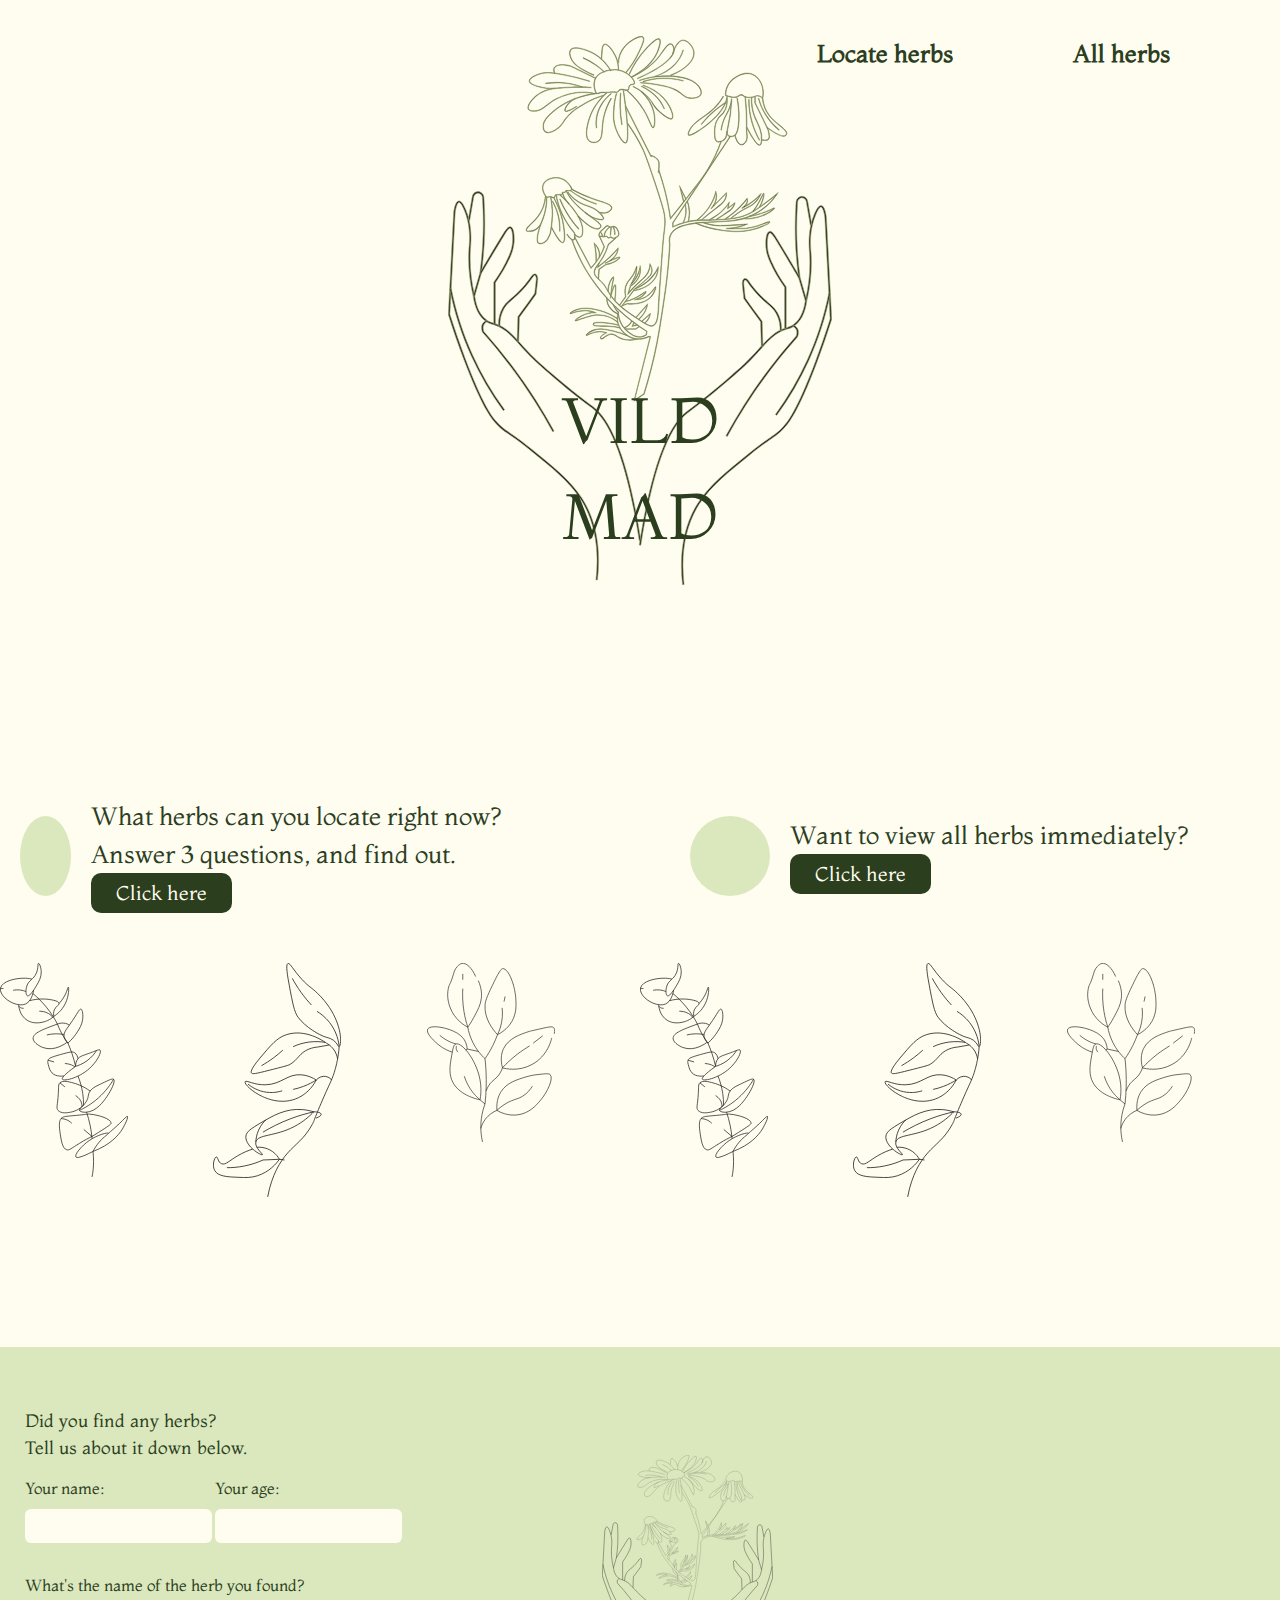
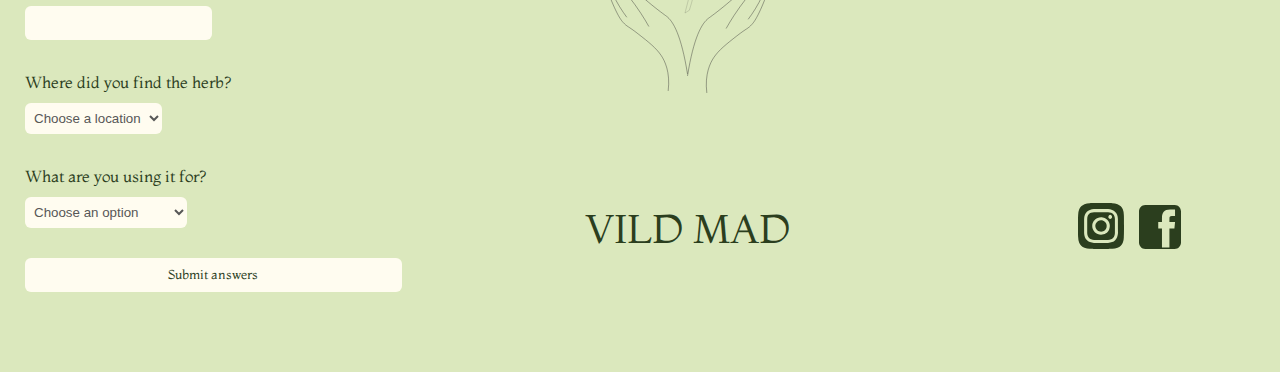
<file: index.html>
<!DOCTYPE html>
<html lang="en">
  <head>
    <meta charset="UTF-8" />
    <meta name="viewport" content="width=device-width, initial-scale=1.0" />
    <meta name="robots" content="noindex, nofollow" />
    <title>Frontpage</title>

    <link rel="icon" href="" />

    <link
      href="https://fonts.googleapis.com/css2?family=Montaga&display=swap"
      rel="stylesheet"
    />

    <link rel="stylesheet" href="css/general.css" />
    <link rel="stylesheet" href="css/frontpage.css" />
  </head>

  <body>
    <header>
      <nav>
        <ul class="menu">
          <li><a href="questions.html">Locate herbs</a></li>
          <li><a href="list.html">All herbs</a></li>
        </ul>
        <div class="burger">
          <div class="line"></div>
          <div class="line"></div>
          <div class="line"></div>
        </div>
      </nav>
    </header>

    <main>
      <section class="container">
        <img src="imgs/illustrations/LOGO4.svg" alt="" />
        <h1 class="styling">
          <span class="top-text">VILD</span>
          <span class="bottom-text">MAD</span>
        </h1>
      </section>

      <section class="grid_1-1">
        <div class="flex-container">
          <div class="circle"></div>
          <div class="text">
            <p>
              What herbs can you locate right now? Answer 3 questions, and find
              out.
            </p>
            <a href="questions.html" class="button-link">Click here</a>
          </div>
        </div>

        <div class="flex-container">
          <div class="circle"></div>
          <div class="text">
            <p>Want to view all herbs immediately?</p>
            <a href="list.html" class="button-link">Click here</a>
          </div>
        </div>
      </section>

      <div class="grid_1-2">
        <img src="imgs/illustrations/P5.svg" alt="Plante" />
        <img src="imgs/illustrations/P6.svg" alt="Plante 2" />
        <img src="imgs/illustrations/P7.svg" alt="Plante 3" />
        <img src="imgs/illustrations/P5.svg" alt="Plante" />
        <img src="imgs/illustrations/P6.svg" alt="Plante 2" />
        <img src="imgs/illustrations/P7.svg" alt="Plante 3" />
      </div>
    </main>

    <footer>
      <section class="flex_form">
        <div>
          <h3>Did you find any herbs?</h3>
          <h3>Tell us about it down below.</h3>
        </div>
        <form action="tak.html" name="form" netlify>
          <!-- Formular-indhold -->
          <div class="flex_row">
            <div class="form-felt">
              <label for="name">Your name:</label><br />
              <input id="name" name="name" type="text" required />
            </div>
            <div class="form-felt">
              <label for="age">Your age:</label><br />
              <input id="age" name="age" type="text" required />
            </div>
          </div>
          <div class="form-felt">
            <label for="name_herb">What's the name of the herb you found?</label
            ><br />
            <input id="name_herb" name="name_herb" type="text" required />
          </div>
          <div class="choose">
            <label for="locations">Where did you find the herb?</label><br />
            <select name="locations">
              <option value="">Choose a location</option>
              <option value="city">City</option>
              <option value="forest">Forest</option>
              <option value="beach">Beach</option>
              <option value="fields">Fields</option>
            </select>
          </div>
          <div class="choose">
            <label for="locations">What are you using it for?</label><br />
            <select name="locations">
              <option value="">Choose an option</option>
              <option value="cooking">For cooking</option>
              <option value="decoration">For decoration</option>
              <option value="herb_collection">For my herb collection</option>
              <option value="not_sure">I'm not sure?</option>
            </select>
          </div>

          <button>Submit answers</button>
        </form>
      </section>
      <section class="flex_row">
        <div class="logo_div">
          <img src="imgs/illustrations/logo.svg" alt="logo" />
          <p>VILD MAD</p>
        </div>
        <div class="social_media">
          <img
            src="imgs/illustrations/instagram.svg"
            alt="instagram"
            class="instagram"
          />
          <img
            src="imgs/illustrations/facebook.svg"
            alt="facebook"
            class="facebook"
          />
        </div>
      </section>
    </footer>

    <script src="js/burgermenu.js"></script>
  </body>
</html>
</file>
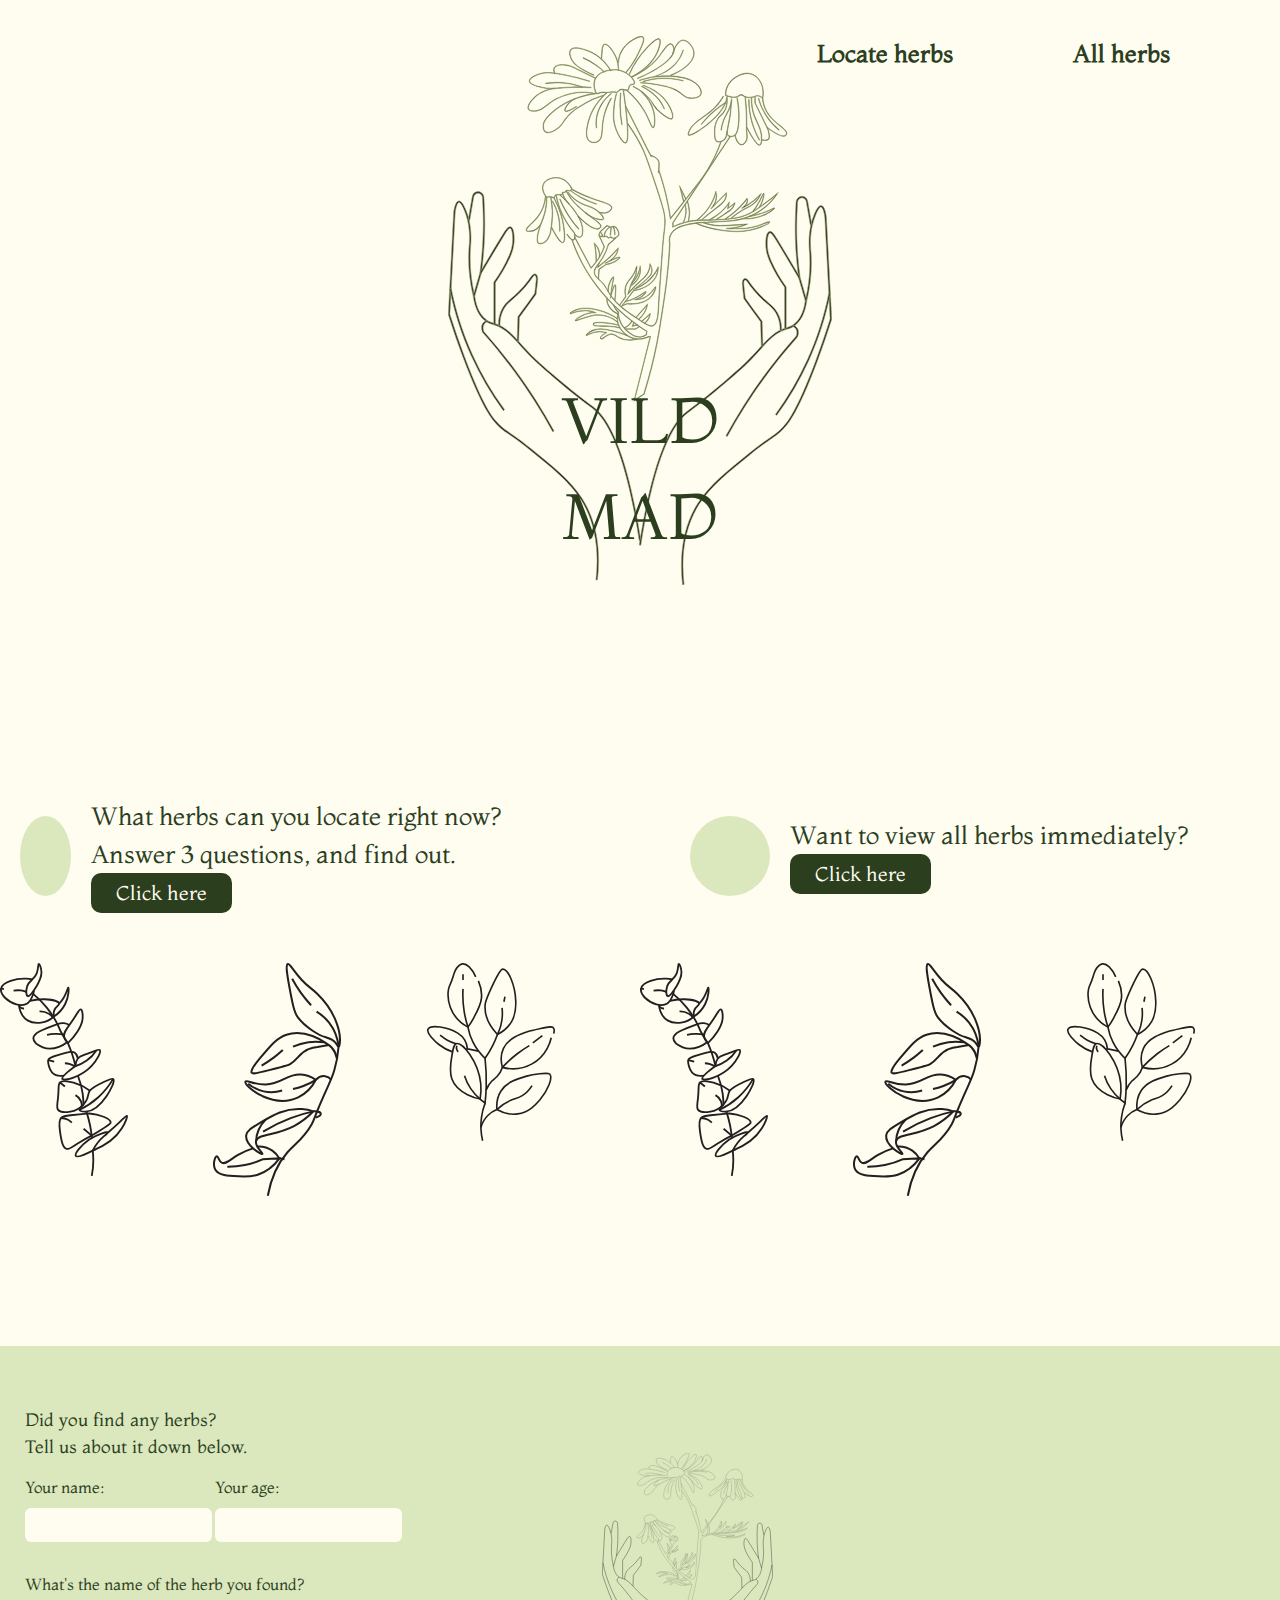
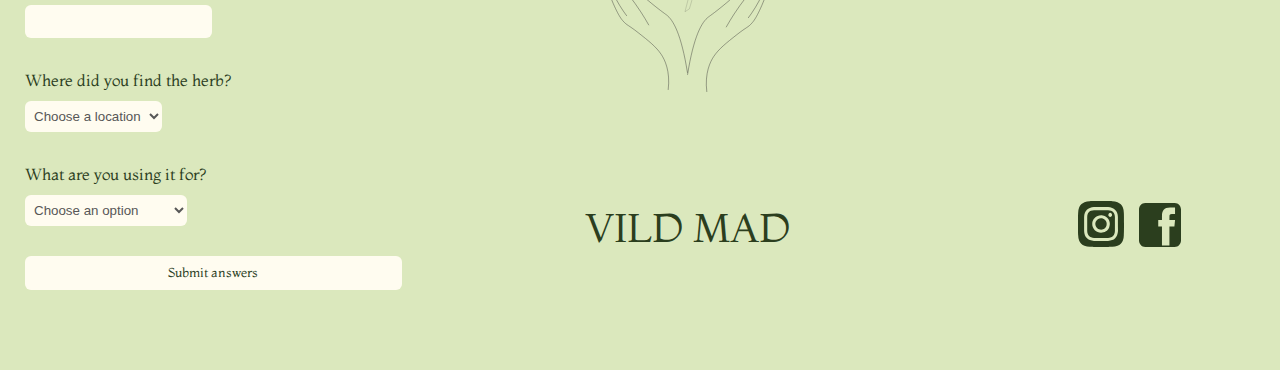
<file: frontpage.html>
<!DOCTYPE html>
<html lang="en">
  <head>
    <meta charset="UTF-8" />
    <meta name="viewport" content="width=device-width, initial-scale=1.0" />
    <meta name="robots" content="noindex, nofollow" />
    <title>Frontpage</title>

    <link rel="icon" href="" />

    <link
      href="https://fonts.googleapis.com/css2?family=Montaga&display=swap"
      rel="stylesheet"
    />

    <link rel="stylesheet" href="css/general.css" />
    <link rel="stylesheet" href="css/frontpage.css" />
  </head>

  <body>
    <header>
     <!--  <div class="logo_header">
        <a href="frontpage.html">
          <img src="imgs/illustrations/logo.svg" alt="logo" />
          <p>VILD MAD</p>
        </a>
      </div> -->
      <nav>
        <ul class="menu">
          <li><a href="questions.html">Locate herbs</a></li>
          <li><a href="list.html">All herbs</a></li>
        </ul>
        <div class="burger">
          <div class="line"></div>
          <div class="line"></div>
          <div class="line"></div>
        </div>
      </nav>
    </header>

    <main>
      <section class="container">
        <img src="imgs/illustrations/LOGO4.svg" alt="">
        <h1 class="styling">
          <span class="top-text">VILD</span> 
          <span class="bottom-text">MAD</span>
        </h1>
      </section>

      <section class="grid_1-1">
          <div class="flex-container">
            <div class="circle"></div>
            <div class="text">
              <p>What herbs can you locate right now? Answer 3 questions, and find out. </p>
              <a href="questions.html" class="button-link">Click here</a>
            </div>
          </div>

          <div class="flex-container">
            <div class="circle"></div>
            <div class="text">
              <p>Want to view all herbs immediately?</p>
              <a href="list.html" class="button-link">Click here</a>
            </div>
          </div>
      </section>

      <div class="grid_1-2">
        <img src="imgs/illustrations/P1.svg" alt="">
        <img src="imgs/illustrations/P2.svg" alt="">
        <img src="imgs/illustrations/P3.svg" alt="">
        <img src="imgs/illustrations/P1.svg" alt="">
        <img src="imgs/illustrations/P2.svg" alt="">
        <img src="imgs/illustrations/P3.svg" alt="">
      </div>
      
    </main>


    <footer>
      <section class="flex_form">
        <div>
          <h3>Did you find any herbs?</h3>
          <h3>Tell us about it down below.</h3>
        </div>
        <form action="tak.html" name="form" netlify>
          <!-- Formular-indhold -->
          <div class="flex_row">
            <div class="form-felt">
              <label for="name">Your name:</label><br />
              <input id="name" name="name" type="text" required />
            </div>
            <div class="form-felt">
              <label for="age">Your age:</label><br />
              <input id="age" name="age" type="text" required />
            </div>
          </div>
          <div class="form-felt">
            <label for="name_herb">What's the name of the herb you found?</label
            ><br />
            <input id="name_herb" name="name_herb" type="text" required />
          </div>
          <div class="choose">
            <label for="locations">Where did you find the herb?</label><br />
            <select name="locations">
              <option value="">Choose a location</option>
              <option value="city">City</option>
              <option value="forest">Forest</option>
              <option value="beach">Beach</option>
              <option value="fields">Fields</option>
            </select>
          </div>
          <div class="choose">
            <label for="locations">What are you using it for?</label><br />
            <select name="locations">
              <option value="">Choose an option</option>
              <option value="cooking">For cooking</option>
              <option value="decoration">For decoration</option>
              <option value="herb_collection">For my herb collection</option>
              <option value="not_sure">I'm not sure?</option>
            </select>
          </div>

          <button>Submit answers</button>
        </form>
      </section>
      <section class="flex_row">
        <div class="logo_div">
          <img src="imgs/illustrations/logo.svg" alt="logo" />
          <p>VILD MAD</p>
        </div>
        <div class="social_media">
          <img
            src="imgs/illustrations/instagram.svg"
            alt="instagram"
            class="instagram"
          />
          <img
            src="imgs/illustrations/facebook.svg"
            alt="facebook"
            class="facebook"
          />
        </div>
      </section>
    </footer>

    <script src="js/burgermenu.js"></script>
  </body>
</html>
</file>
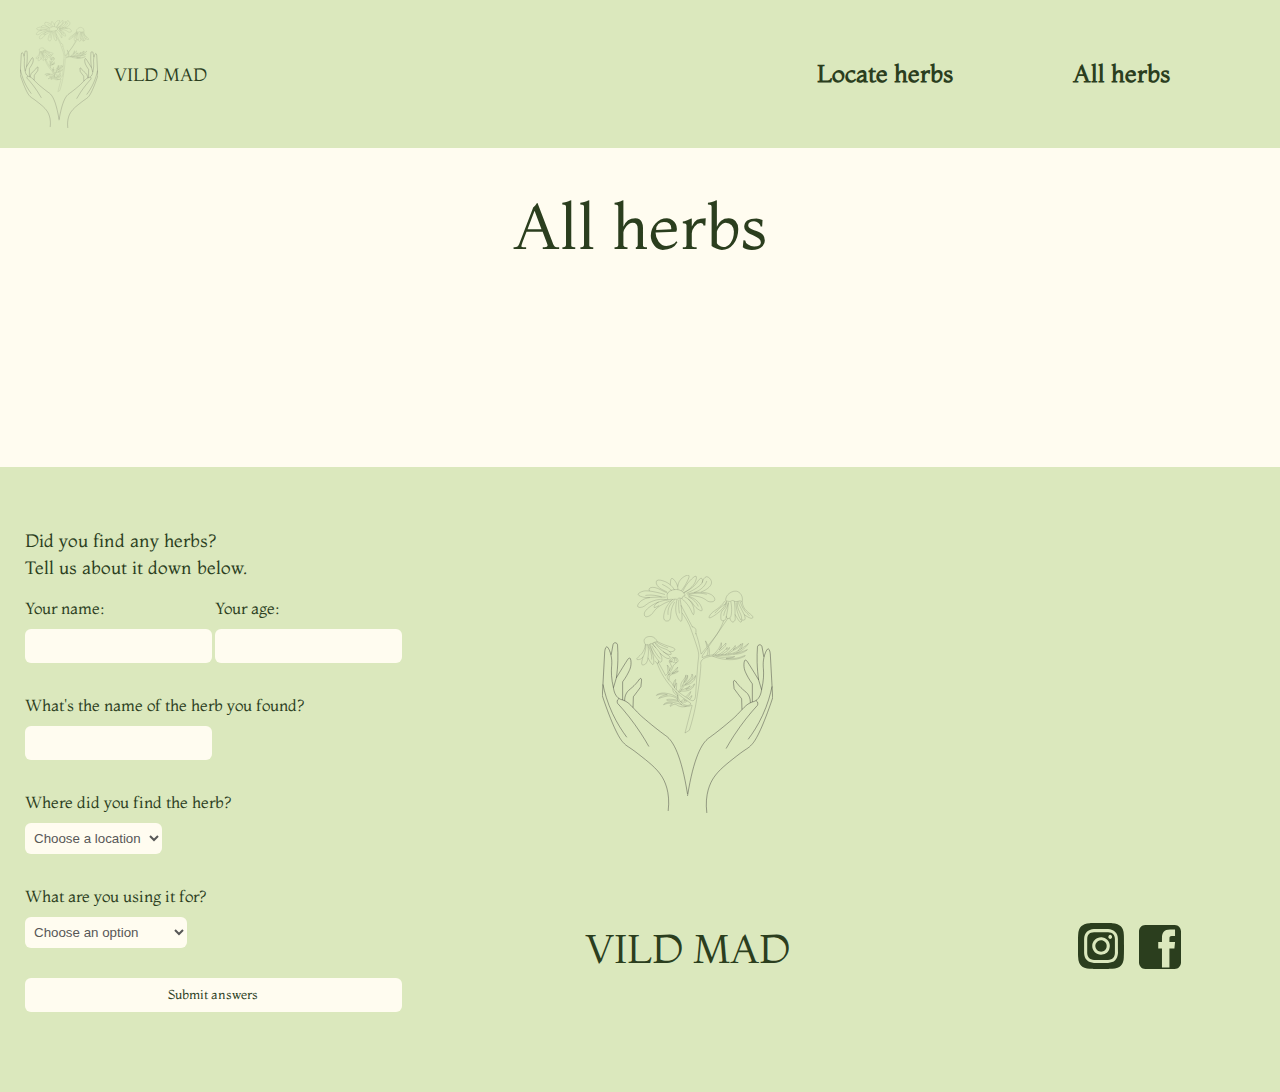
<file: list.html>
<!DOCTYPE html>
<html lang="en">
  <head>
    <meta charset="UTF-8" />
    <meta name="viewport" content="width=device-width, initial-scale=1.0" />
    <meta name="robots" content="noindex, nofollow" />
    <title>List</title>

    <link rel="icon" href="" />

    <link
      href="https://fonts.googleapis.com/css2?family=Montaga&display=swap"
      rel="stylesheet"
    />

    <link rel="stylesheet" href="css/general.css" />
    <link rel="stylesheet" href="css/list.css" />
  </head>

  <body>
    <header>
      <div class="logo_header">
        <a href="index.html">
          <img src="imgs/illustrations/logo.svg" alt="logo" />
          <p>VILD MAD</p>
        </a>
      </div>
      <nav>
        <ul class="menu">
          <li><a href="questions.html">Locate herbs</a></li>
          <li><a href="list.html">All herbs</a></li>
        </ul>
        <div class="burger">
          <div class="line"></div>
          <div class="line"></div>
          <div class="line"></div>
        </div>
      </nav>
    </header>

    <main>
      <h1>All herbs</h1>
      <section class="allHerbs"></section>
      <template class="herbTemplate">
        <a href="herb.html" class="herbCard">
          <img src="imgs/herbs/daisy.webp" alt="Daisy flower" />
          <div class="herbText">
            <p class="herbCategory lightP">Herbs and smaller plants</p>
            <h2>Daisy</h2>
            <div class="grid_seasons">
              <div class="flex_seasons" id="spring">
                <img src="imgs/illustrations/SPRING.svg" alt="spring" />
                <p>Spring</p>
              </div>
              <div class="flex_seasons" id="summer">
                <img src="imgs/illustrations/SUN.svg" alt="sun" />
                <p>Summer</p>
              </div>
              <div class="flex_seasons" id="fall">
                <img src="imgs/illustrations/LEAF.svg" alt="leaf" />
                <p>Fall</p>
              </div>
              <div class="flex_seasons" id="winter">
                <img src="imgs/illustrations/SNOW.svg" alt="snow" />
                <p>Winter</p>
              </div>
            </div>
          </div>
        </a>
      </template>
    </main>

    <footer>
      <section class="flex_form">
        <div>
          <h3>Did you find any herbs?</h3>
          <h3>Tell us about it down below.</h3>
        </div>
        <form action="tak.html" name="form" netlify>
          <!-- Formular-indhold -->
          <div class="flex_row">
            <div class="form-felt">
              <label for="name">Your name:</label><br />
              <input id="name" name="name" type="text" required />
            </div>
            <div class="form-felt">
              <label for="age">Your age:</label><br />
              <input id="age" name="age" type="text" required />
            </div>
          </div>
          <div class="form-felt">
            <label for="name_herb">What's the name of the herb you found?</label
            ><br />
            <input id="name_herb" name="name_herb" type="text" required />
          </div>
          <div class="choose">
            <label for="locations">Where did you find the herb?</label><br />
            <select name="locations">
              <option value="">Choose a location</option>
              <option value="city">City</option>
              <option value="forest">Forest</option>
              <option value="beach">Beach</option>
              <option value="fields">Fields</option>
            </select>
          </div>
          <div class="choose">
            <label for="locations">What are you using it for?</label><br />
            <select name="locations">
              <option value="">Choose an option</option>
              <option value="cooking">For cooking</option>
              <option value="decoration">For decoration</option>
              <option value="herb_collection">For my herb collection</option>
              <option value="not_sure">I'm not sure?</option>
            </select>
          </div>

          <button>Submit answers</button>
        </form>
      </section>
      <section class="flex_row">
        <div class="logo_div">
          <img src="imgs/illustrations/logo.svg" alt="logo" />
          <p>VILD MAD</p>
        </div>
        <div class="social_media">
          <img
            src="imgs/illustrations/instagram.svg"
            alt="instagram"
            class="instagram"
          />
          <img
            src="imgs/illustrations/facebook.svg"
            alt="facebook"
            class="facebook"
          />
        </div>
      </section>
    </footer>

    <script src="js/burgermenu.js"></script>
    <script src="js/list.js"></script>
  </body>
</html>
</file>
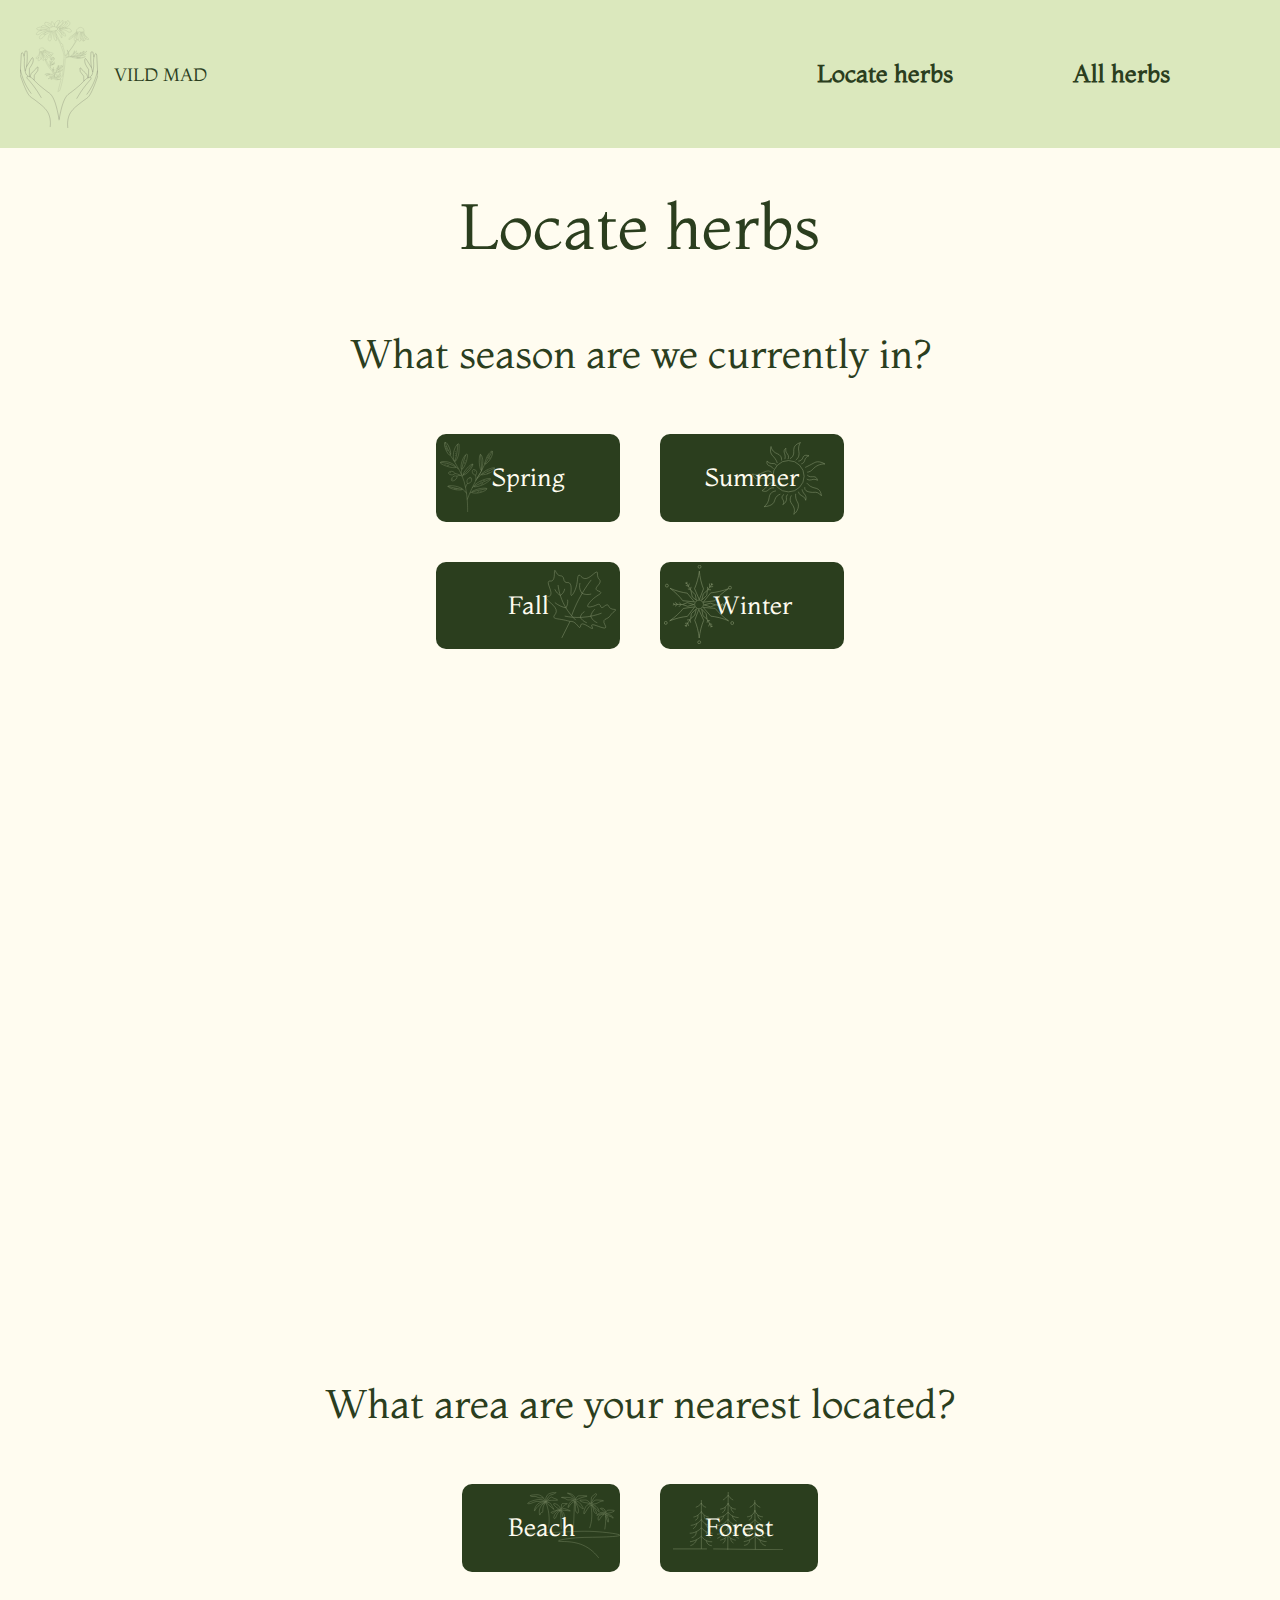
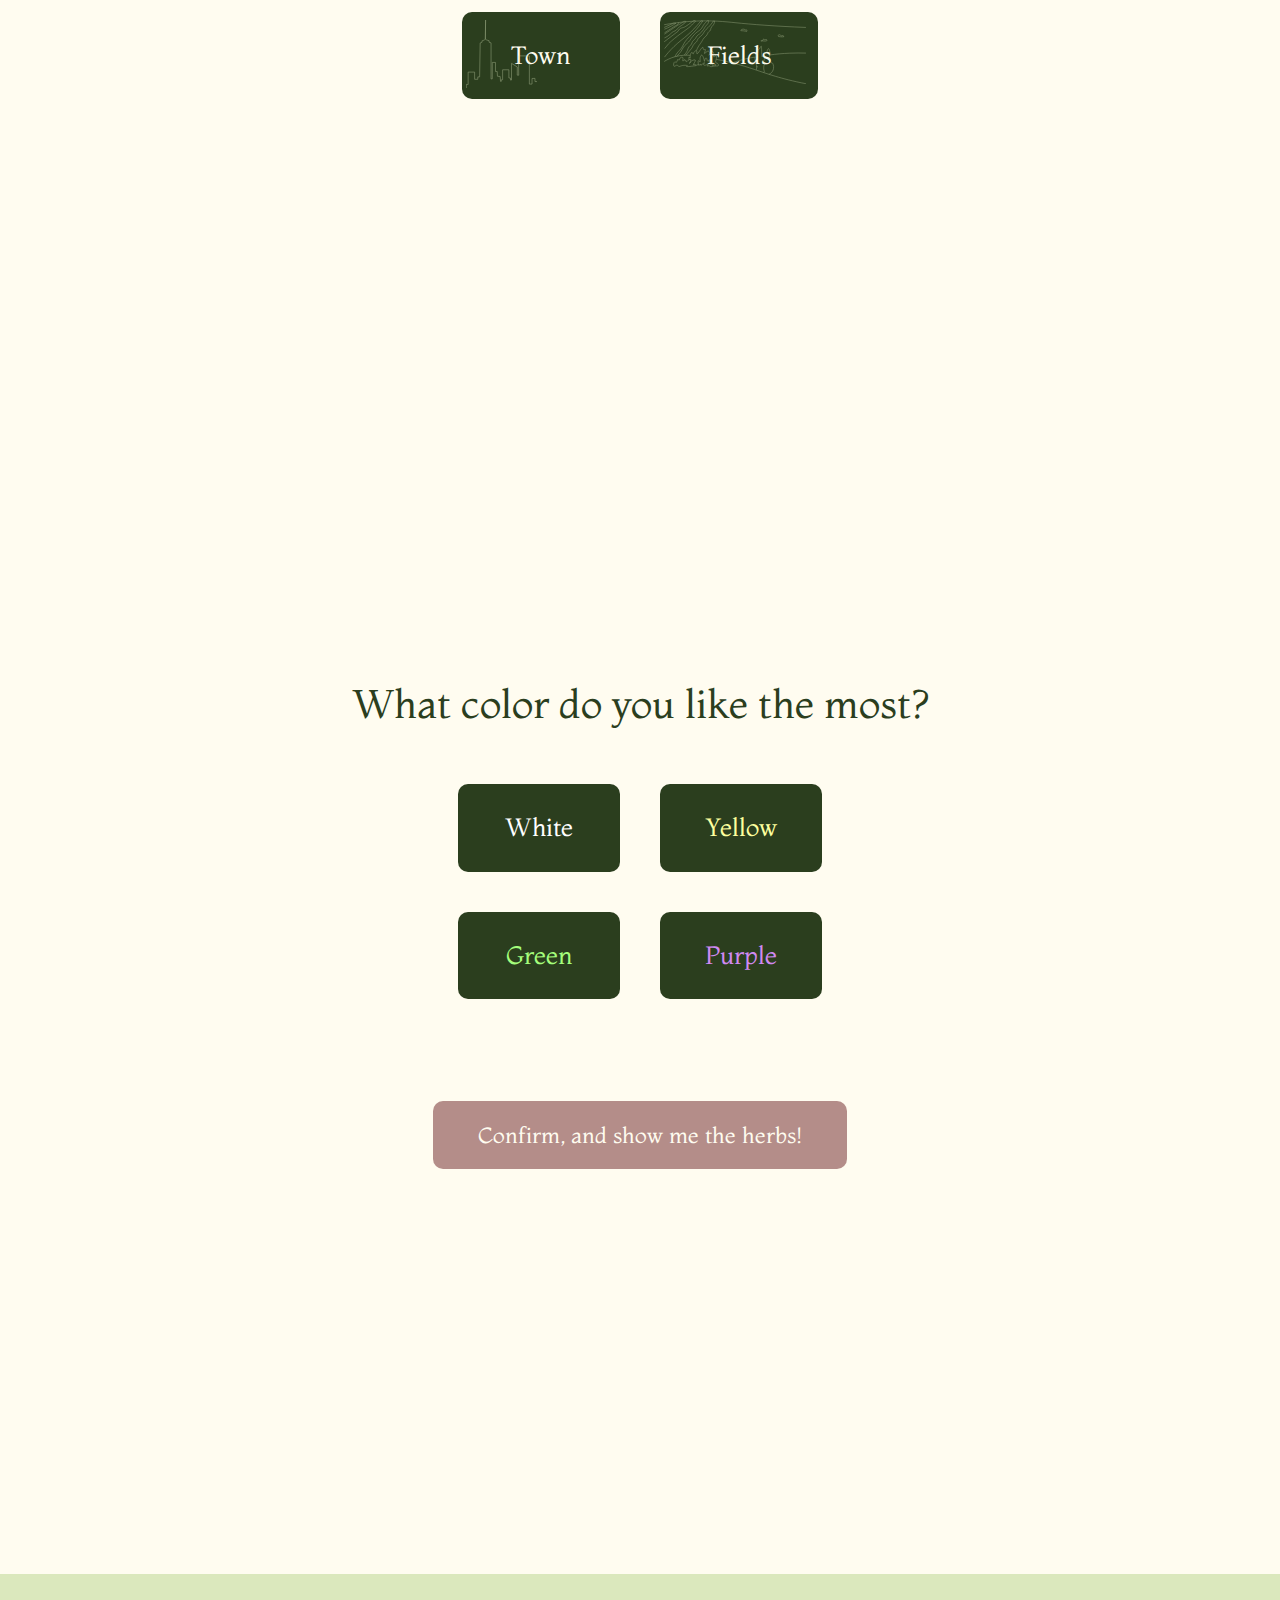
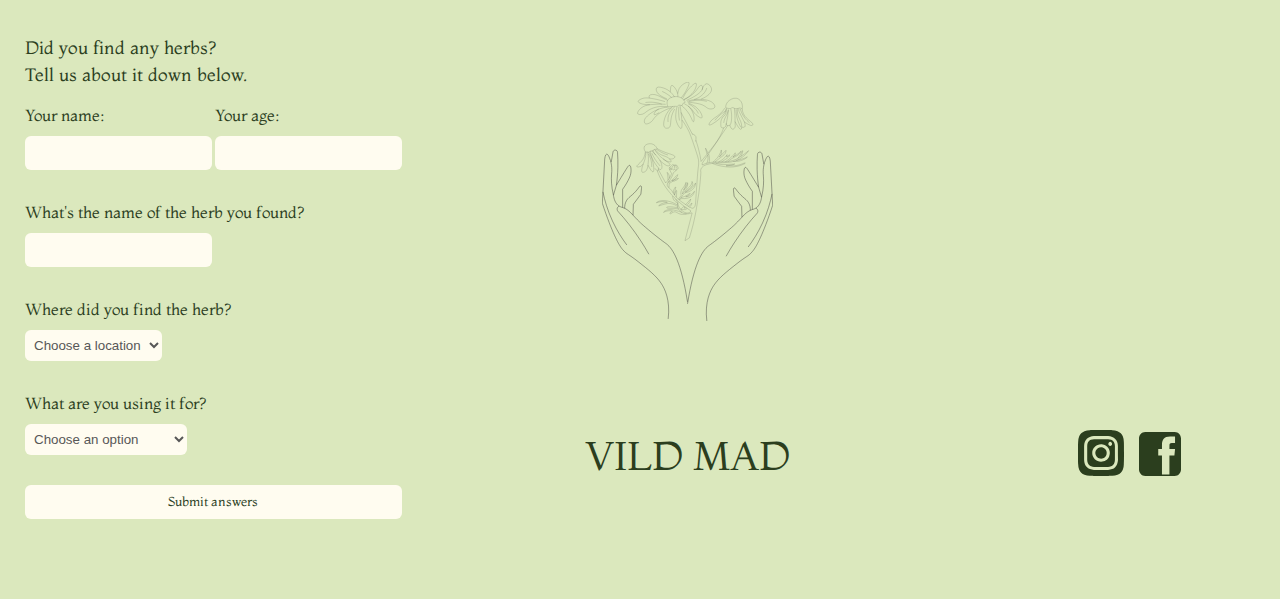
<file: questions.html>
<!DOCTYPE html>
<html lang="en">
  <head>
    <meta charset="UTF-8" />
    <meta name="viewport" content="width=device-width, initial-scale=1.0" />
    <meta name="robots" content="noindex, nofollow" />
    <title>Questions</title>

    <link rel="icon" href="" />

    <link
      href="https://fonts.googleapis.com/css2?family=Montaga&display=swap"
      rel="stylesheet"
    />

    <link rel="stylesheet" href="css/general.css" />
    <link rel="stylesheet" href="css/questions.css" />
  </head>

  <body>
    <header>
      <div class="logo_header">
        <a href="index.html">
          <img src="imgs/illustrations/logo.svg" alt="logo" />
          <p>VILD MAD</p>
        </a>
      </div>
      <nav>
        <ul class="menu">
          <li><a href="questions.html">Locate herbs</a></li>
          <li><a href="list.html">All herbs</a></li>
        </ul>
        <div class="burger">
          <div class="line"></div>
          <div class="line"></div>
          <div class="line"></div>
        </div>
      </nav>
    </header>

    <main>
      <h1>Locate herbs</h1>
      <section class="questionsVh">
        <div id="firstQuestion">
          <h2>What season are we currently in?</h2>
          <div class="answers">
            <a href="#secondQuestion" class="answerBtn">
              <img
                src="imgs/illustrations/SPRING.svg"
                alt="Illustration of a herb"
              />
              <p class="answerBox" id="seasonSpring">Spring</p>
            </a>
            <a href="#secondQuestion" class="answerBtn">
              <img
                id="summerIllustration"
                src="imgs/illustrations/SUN.svg"
                alt="Illustration of a herb"
              />
              <p class="answerBox">Summer</p>
            </a>
            <a href="#secondQuestion" class="answerBtn">
              <img
                id="fallIllustration"
                src="imgs/illustrations/LEAF.svg"
                alt="Illustration of a herb"
              />
              <p class="answerBox">Fall</p>
            </a>
            <a href="#secondQuestion" class="answerBtn">
              <img
                id="winterIllustration"
                src="imgs/illustrations/SNOW.svg"
                alt="Illustration of a herb"
              />
              <p class="answerBox">Winter</p>
            </a>
          </div>
        </div>
      </section>
      <section class="questionsVh">
        <div id="secondQuestion">
          <h2>What area are your nearest located?</h2>
          <div class="answers">
            <a href="#thirdQuestion" class="answerBtn">
              <img
                id="beachIllustration"
                src="imgs/illustrations/BEACH.svg"
                alt="Illustration of a herb"
              />
              <p class="answerBox" id="seasonSpring">Beach</p>
            </a>
            <a href="#thirdQuestion" class="answerBtn">
              <img
                id="forestIllustration"
                src="imgs/illustrations/FOREST.svg"
                alt="Illustration of a herb"
              />
              <p class="answerBox">Forest</p>
            </a>
            <a href="#thirdQuestion" class="answerBtn">
              <img
                id="cityIllustration"
                src="imgs/illustrations/CITY.svg"
                alt="Illustration of a herb"
              />
              <p class="answerBox">Town</p>
            </a>
            <a href="#thirdQuestion" class="answerBtn">
              <img
                id="fieldsIllustration"
                src="imgs/illustrations/FIELDS.svg"
                alt="Illustration of a herb"
              />
              <p class="answerBox">Fields</p>
            </a>
          </div>
        </div>
      </section>
      <section class="questionsVh">
        <div id="thirdQuestion">
          <h2>What color do you like the most?</h2>
          <div class="answers">
            <a href="#thirdQuestion" class="answerBtn">
              <p class="answerBox" id="white">White</p>
            </a>
            <a href="#thirdQuestion" class="answerBtn">
              <p class="answerBox" id="yellow">Yellow</p>
            </a>
            <a href="#thirdQuestion" class="answerBtn">
              <p class="answerBox" id="green">Green</p>
            </a>
            <a href="#thirdQuestion" class="answerBtn">
              <p class="answerBox" id="purple">Purple</p>
            </a>
          </div>
        </div>
        <div class="resultBtn">
          <a href="#thirdQuestion" class="answerBtn"
            >Confirm, and show me the herbs!</a
          >
        </div>
      </section>
    </main>

    <footer>
      <section class="flex_form">
        <div>
          <h3>Did you find any herbs?</h3>
          <h3>Tell us about it down below.</h3>
        </div>
        <form action="tak.html" name="form" netlify>
          <!-- Formular-indhold -->
          <div class="flex_row">
            <div class="form-felt">
              <label for="name">Your name:</label><br />
              <input id="name" name="name" type="text" required />
            </div>
            <div class="form-felt">
              <label for="age">Your age:</label><br />
              <input id="age" name="age" type="text" required />
            </div>
          </div>
          <div class="form-felt">
            <label for="name_herb">What's the name of the herb you found?</label
            ><br />
            <input id="name_herb" name="name_herb" type="text" required />
          </div>
          <div class="choose">
            <label for="locations">Where did you find the herb?</label><br />
            <select name="locations">
              <option value="">Choose a location</option>
              <option value="city">City</option>
              <option value="forest">Forest</option>
              <option value="beach">Beach</option>
              <option value="fields">Fields</option>
            </select>
          </div>
          <div class="choose">
            <label for="locations">What are you using it for?</label><br />
            <select name="locations">
              <option value="">Choose an option</option>
              <option value="cooking">For cooking</option>
              <option value="decoration">For decoration</option>
              <option value="herb_collection">For my herb collection</option>
              <option value="not_sure">I'm not sure?</option>
            </select>
          </div>

          <button>Submit answers</button>
        </form>
      </section>
      <section class="flex_row">
        <div class="logo_div">
          <img src="imgs/illustrations/logo.svg" alt="logo" />
          <p>VILD MAD</p>
        </div>
        <div class="social_media">
          <img
            src="imgs/illustrations/instagram.svg"
            alt="instagram"
            class="instagram"
          />
          <img
            src="imgs/illustrations/facebook.svg"
            alt="facebook"
            class="facebook"
          />
        </div>
      </section>
    </footer>

    <script src="js/burgermenu.js"></script>
    <script src="js/questions.js"></script>
  </body>
</html>
</file>
<file: css/general.css>
/**************************************** VARIABLER ****************************************/
html {
  --lysgul: #fffcf0;
  --lysgrøn: #dbe8bd;
  --mørkgrøn: #2b3e1e;
  --rødBrun: #945E5CB3; 
}

/**************************************** RESET ****************************************/
* {
  box-sizing: border-box;
  line-height: 1.5;
}
body {
  margin: 0 auto;
  background-color: var(--lysgul);
}

/**************************************** TEKST ****************************************/
h1 {
  font-family: "Montaga", serif;
  color: var(--mørkgrøn);
  font-size: 4rem;
  text-align: center;
  font-weight: 400;
}
h2 {
  font-size: 30px;
  margin: 0;
  font-family: "Montaga", serif;
  font-weight: 400;
  color: var(--mørkgrøn);
}
h3 {
  font-size: 18px;
  margin: 0;
  font-family: "Montaga", serif;
  font-weight: 400;
  color: var(--mørkgrøn);
}
label,
button {
  color: var(--mørkgrøn);
  font-family: "Montaga", serif;
}
p {
  max-width: 70ch;
  font-size: 18px;
  margin: 0;
  font-family: "Montaga", serif;
  font-weight: 400;
  color: var(--mørkgrøn);
}
/**************************************** HEADER ****************************************/
header {
  z-index: 1000;
  display: flex;
  justify-content: space-between;
  align-items: center;
  padding: 20px;
  background-color: var(--lysgrøn);
  position: sticky;
}
header a {
  text-decoration: none;
  font-size: 1.5rem;
}
nav {
  display: flex;
  align-items: center;
}
.menu {
  display: flex;
  list-style: none;
  padding: 0;
}
.menu a {
  font-family: "Montaga", serif;
  font-weight: 600;
  color: var(--mørkgrøn);
  margin-right: 60px;
  padding: 10px 30px 10px 30px;
  border-radius: 6px;
}
.logo_header a {
  display: flex;
  align-items: center;
  gap: 16px;
}
.logo_header img {
  width: 24%;
}
.logo_header p {
  font-family: "Montaga", serif;
  color: var(--mørkgrøn);
}

/****** BURGERMENU ******/
.burger {
  width: 30px;
  height: 20px;
  cursor: pointer;
  margin-right: 16px;
}
.burger .line {
  width: 100%;
  height: 2px;
  background-color: var(--mørkgrøn);
  margin-bottom: 5px;
  transition: 0.2s linear;
}
.burger {
  display: none;
}
nav li {
  margin: 0;
  padding: 0;
}
@media screen and (max-width: 800px) {
  .menu {
    display: none;
  }
  .burger {
    display: block;
  }
  .burger.active .line:nth-child(1) {
    transform: rotate(45deg) translate(5px, 5px);
    transition: 0.2s linear;
  }
  .burger.active .line:nth-child(2) {
    opacity: 0;
    transition: 0.15s linear;
  }
  .burger.active .line:nth-child(3) {
    transform: rotate(-45deg) translate(5px, -5px);
    transition: 0.2s linear;
  }
  nav.active .menu {
    display: block;
    background-color: var(--lysgrøn);
    position: absolute;
    left: 0;
    top: 75px;
    width: 100%;
    height: 100%;
    z-index: 1;
  }
  nav.active .menu li {
    margin-left: 20px;
    margin-top: 8px;
    padding-top: 10px;
  }
}

/**************************************** FOOTER ****************************************/
/****** DESKTOP ******/
@media (min-width: 800px) {
  footer {
    display: grid;
    grid-template-columns: 1fr 2fr;
  }
  .logo_div {
    width: 40%;
    margin-left: 90px;
  }
  .logo_div p {
    font-size: 2.5rem;
    margin-top: 0;
  }
  .social_media {
    margin-right: 62px;
  }
  .social_media img {
    padding-bottom: 44px;
  }
}

footer {
  background-color: var(--lysgrøn);
  padding-bottom: 60px;
  padding-top: 30px;
  margin-top: 150px;
}
/****** FORM ******/
input,
select {
  margin-top: 8px;
}
select {
  color: #575757;
  cursor: pointer;
}
.flex_form {
  display: flex;
  flex-direction: column;
  gap: 15px;
  margin: 0 25px 0 25px;
  padding: 30px 0 20px 0;
}
form {
  display: flex;
  flex-direction: column;
  gap: 30px;
}
.flex_row {
  display: flex;
  flex-direction: row;
  justify-content: space-between;
}
input,
select,
button {
  background-color: var(--lysgul);
  border: 0;
  padding: 7px 5px 7px 5px;
  border-radius: 6px;
}

.logo_div img {
  width: 50%;
}
.logo_div p {
  font-family: "Montaga", serif;
  color: var(--mørkgrøn);
}
.logo_div {
  display: grid;
  place-items: center;
  margin-top: 25px;
}
.instagram {
  width: 33%;
}
.facebook {
  width: 30%;
}
.social_media {
  display: flex;
  place-items: end;
  padding-bottom: 19px;
  gap: 15px;
}

/**************************************** DESKTOP ****************************************/
</file>
<file: css/frontpage.css>
.container img {
  width: 50%; 
  top: -20%; 
}

.grid_1-1 {
  grid-template-columns: 1fr;
  gap: 50px; 
}

.grid_1-2 img {
  width: 100%; 
  margin-top: 20px;
}

/* GENERAL*/
header {
  display: flex;
  background: none;
  justify-content: right;
}


.styling {
    text-align: center;
}
.top-text {
    display: block;
}
.bottom-text {
  display: block;
}

.container {
    display: flex;
    flex-direction: column;
    align-items: center;
    justify-content: center;
    height: 80vh; 
    position: relative;
    margin-bottom: -50px;
}

.container h1 {
    margin: 0; 
    padding: 0; 
    position: relative;
    z-index: 2;
    text-align: center; 
}

.circle {
    width: 80px; 
    height: 80px; 
    background-color: #DBE8BD; 
    border-radius: 50%; 
    margin-right: 20px;
  }

  a.button-link {
    display: inline-block;
    padding: 5px 25px;
    background-color: #2B3E1E;
    color: #FFFCF0;
    border-radius: 10px;
    text-decoration: none;
    font-family: "Montaga", serif;
    font-size: 20px;
}
  
 
  .flex-container {
    display: flex;
    align-items: center;
  }
  .text {
    flex-grow: 1; 
  }
  
p {
    font-size: 25px;
    color: #2B3E1E;
    font-family: "Montaga", serif;
}

 .grid_1-2 {
  display: grid;
  grid-template-columns: repeat(6, 1fr);
 }


/* DESKTOP */

@media (min-width: 800px) {
header {
  background: none;
}

.styling {
    text-align: center;
}
.top-text {
    display: block;
}
.bottom-text {
  display: block;
}

.container {
    display: flex;
    flex-direction: column;
    align-items: center;
    justify-content: center;
    height: 80vh; 
    position: relative;
    margin-bottom: -50px;
}

.container img {
    width: 30%;
    height: auto;
    z-index: 1;
    position: absolute;
    top: -10%;
}

.container h1 {
    margin: 0; 
    padding: 0; 
    position: relative;
    z-index: 2;
    text-align: center; 
}

.circle {
    width: 80px; 
    height: 80px; 
    background-color: #DBE8BD; 
    border-radius: 50%; 
    margin-right: 20px;
  }

  a.button-link {
    display: inline-block;
    padding: 5px 25px;
    background-color: #2B3E1E;
    color: #FFFCF0;
    border-radius: 10px;
    text-decoration: none;
    font-family: "Montaga", serif;
    font-size: 20px;
}
  
  .grid_1-1 {
    display: grid;
    grid-template-columns: 1fr 1fr;
    gap: 100px; 
    padding: 20px;
    
    
  }
  .flex-container {
    display: flex;
    align-items: center;
  }
  .text {
    flex-grow: 1; 
  }
  
p {
    font-size: 25px;
    color: #2B3E1E;
    font-family: "Montaga", serif;
}

 .grid_1-2 {
  display: grid;
  grid-template-columns: repeat(6, 1fr);
 }

 .grid_1-2 img {
  width: 60%;
  height: auto;
  margin-top: 30px;
 }
}
</file>
<file: css/list.css>
html {
    --lysgul: #fffcf0;
    --lysgrøn: #dbe8bd;
    --mørkgrøn: #2b3e1e;
    --rødBrun: #945E5CB3; 
}

/* Generel styling */

body {
    background-color: var(--lysgul);
}

img {
    max-width: 100%;
}

.headerFill {
    background-color: var(--lysgrøn);
    height: 100px;
    position: sticky;
    top: 0;
}
.marginTop {
    margin-top: 100px;
}

h1 {
    margin-top: 30px;
}

h2 {
    font-size: 40px;
    font-family: "Montaga", serif;
    color: var(--mørkgrøn);
    text-align: center;
    margin-top: 50px;
    font-weight: unset;
}

a {
    text-decoration: none;
    font-family: "Montaga", serif;
    color: var(--mørkgrøn);
}

p {
    font-size: 18px;
    font-family: "Montaga", serif;
    color: var(--mørkgrøn);
}

/* List view */

.lightP {
    color: #2B3E1ECC;
}

.allHerbs {
    display: grid;
    grid-template-columns: repeat(auto-fill, minmax(150px, 290px));
    gap: 2rem;
    justify-content: center;
}

.herbCard {
    display: flex;
    flex-direction: column;
    background-color: var(--lysgrøn);
    border-radius: 5px;
}
.herbCard:hover {
    transform: scale(1.01);
    transition: .5s;
}
.herbText {
    padding: 20px 25px;
}
.herbText h2 {
    font-size: 30px;
    margin: 0;
    text-align: left;
    margin-bottom: 15px;
}
.herbText p {
    margin: 0;
}
.grid_seasons {
    display: flex;
    flex-direction: row;
    gap: 8px;
}
</file>
<file: css/questions.css>
html {
    --lysgul: #fffcf0;
    --lysgrøn: #dbe8bd;
    --mørkgrøn: #2b3e1e;
    --rødBrun: #945E5CB3; 
  }

/* Generel styling */

html {
    scroll-behavior: smooth;
}

body {
    background-color: var(--lysgul);
    min-height: 100vh;
}

img {
    max-width: 100%;
}

.headerFill {
    background-color: var(--lysgrøn);
    height: 100px;
    position: sticky;
    top: 0;
}

h1 {
    margin-top: 30px;
}

h2 {
    font-size: 40px;
    font-family: "Montaga", serif;
    color: var(--mørkgrøn);
    text-align: center;
    margin-top: 50px;
    font-weight: unset;
}

a {
    text-decoration: none;
    font-family: "Montaga", serif;
    color: var(--mørkgrøn);
}

/* Questions */

.questionsVh {
    height: 100vh;
}
#secondQuestion, #thirdQuestion {
    display: flex;
    flex-direction: column;
    padding-top: 100px;
}

.answers {
    display: grid;
    grid-template-columns: 1fr 1fr;
    gap: 40px;
    width: fit-content;
    margin: auto;
    margin-top: 50px;
}

.answerBtn {
    position: relative;
    background-color: var(--mørkgrøn);
    color: var(--lysgul);
    text-align: center;
    padding: 25px 45px;
    border-radius: 10px;
    z-index: 0;
}
.answerBtn p {
    z-index: 2;
    color: var(--lysgul);
    font-size: 25px;
}
.answerBtn img {
    position: absolute;
    top: 8px;
    left: 4px;
    width: 30%;
    z-index: 1;
    opacity: 50%;
}
#summerIllustration {
    width: 40%;
    left: 50%;
}
#fallIllustration {
    width: 38%;
    left: unset;
    right: 4px;
}
#winterIllustration {
    width: 38%;
    top: 3px;
}

#beachIllustration {
    width: 60%;
    left: unset;
    right: 0;
}
#forestIllustration {
    width: 70%;
    left: 8%;
}
#cityIllustration {
    width: 45%;
}
#fieldsIllustration {
    width: 90%;
}

.answerBtn:hover, .resultBtn:hover {
    transform: scale(1.03);
    transition: .2s;
    cursor: pointer;
}

#white {
    color: #fff;
}
#yellow {
    color: #FDFF9F;
}
#green {
    color: #A5FE7C;
}
#purple {
    color: #D089F2;
}

.resultBtn {
    margin: auto;
    width: fit-content;
    margin-top: 120px;
}
.resultBtn .answerBtn {
    font-size: 22px;
    background-color: var(--rødBrun);
    padding: 20px 45px;
}

.chosen {
    background-color: var(--rødBrun);
}
</file>
